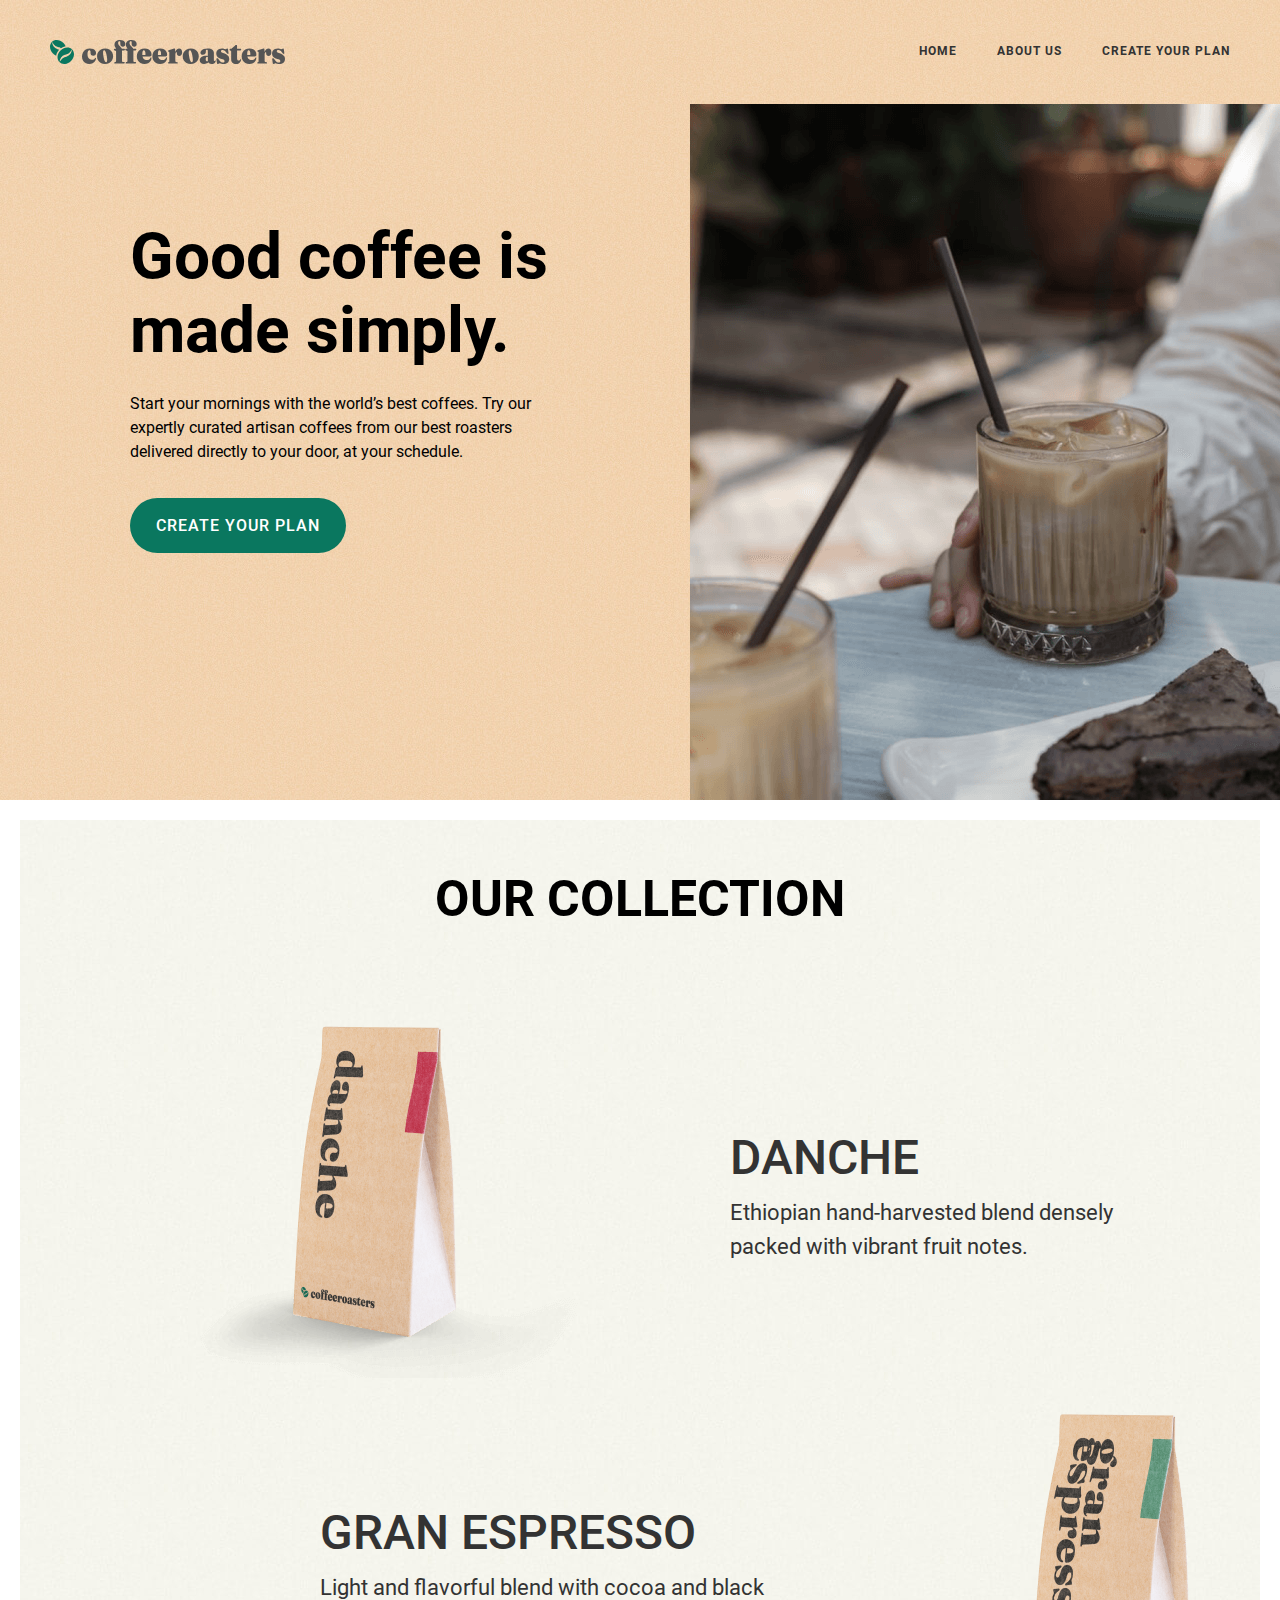
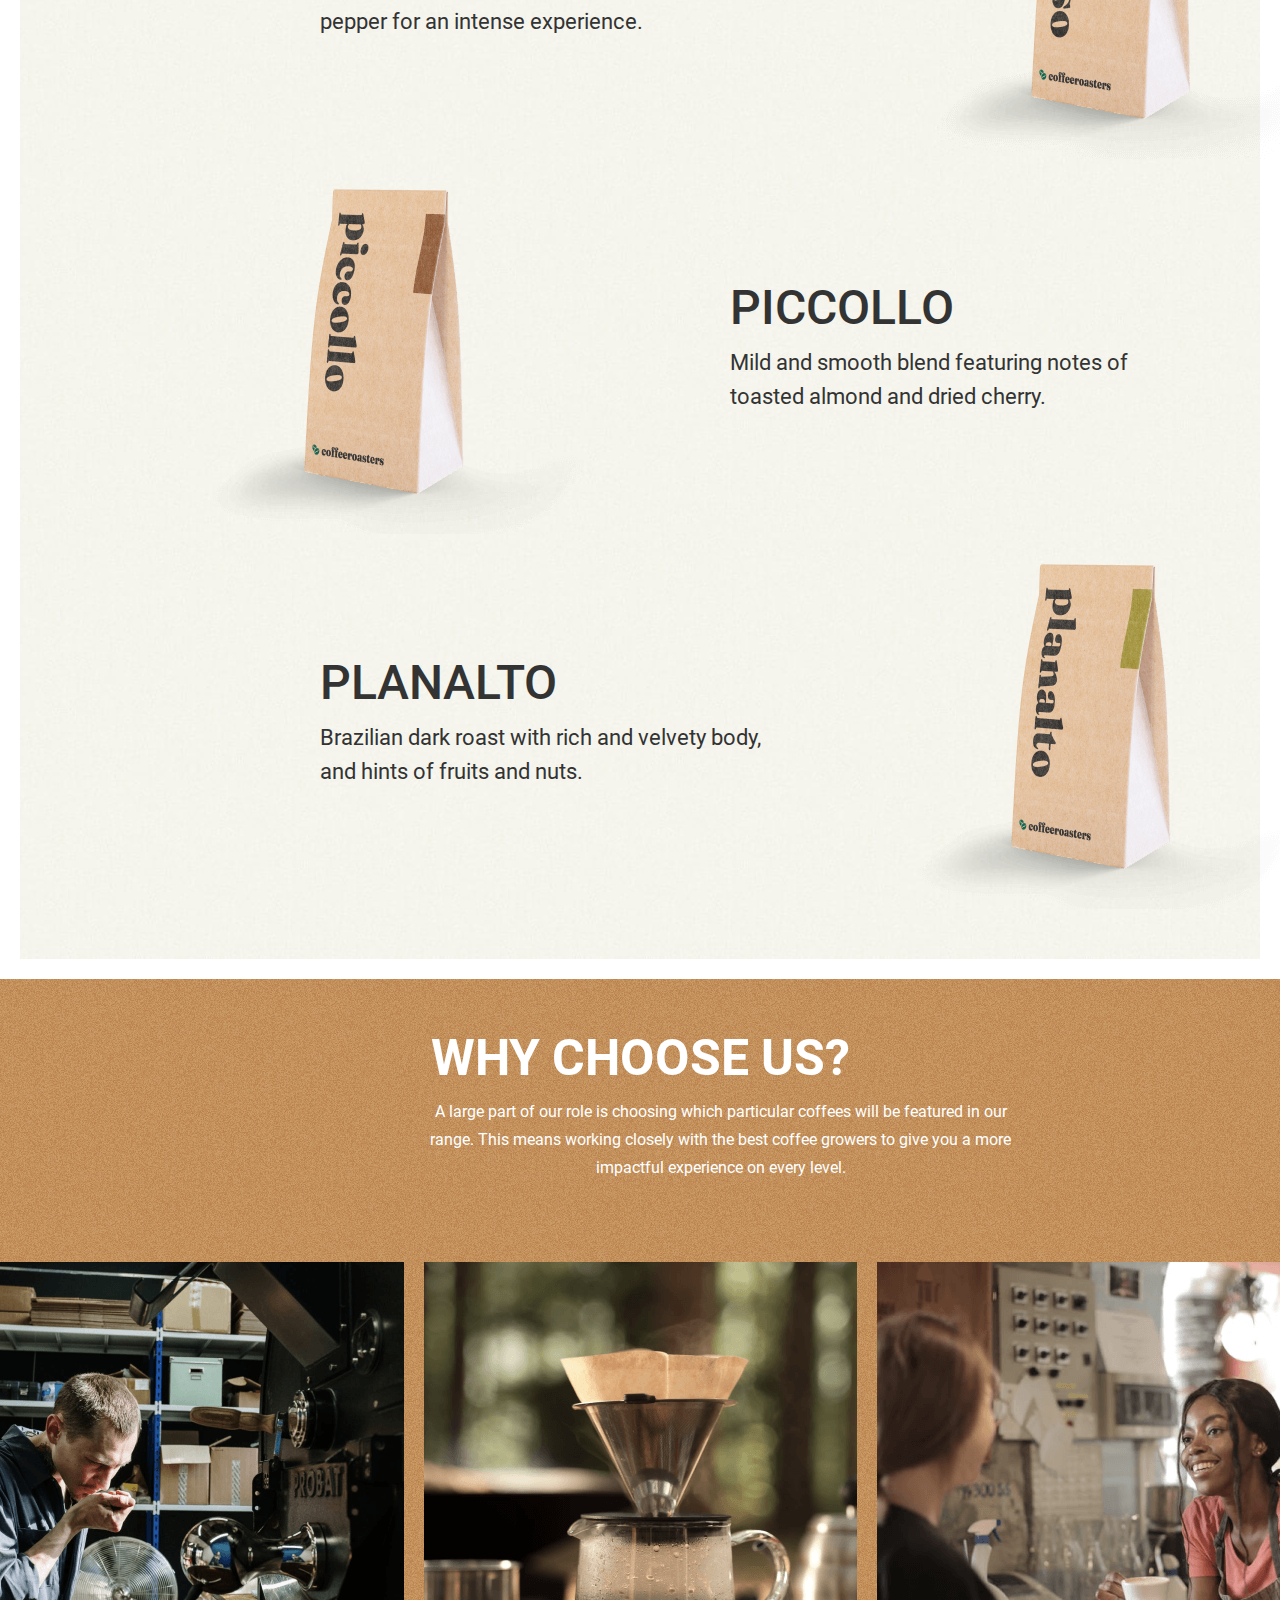
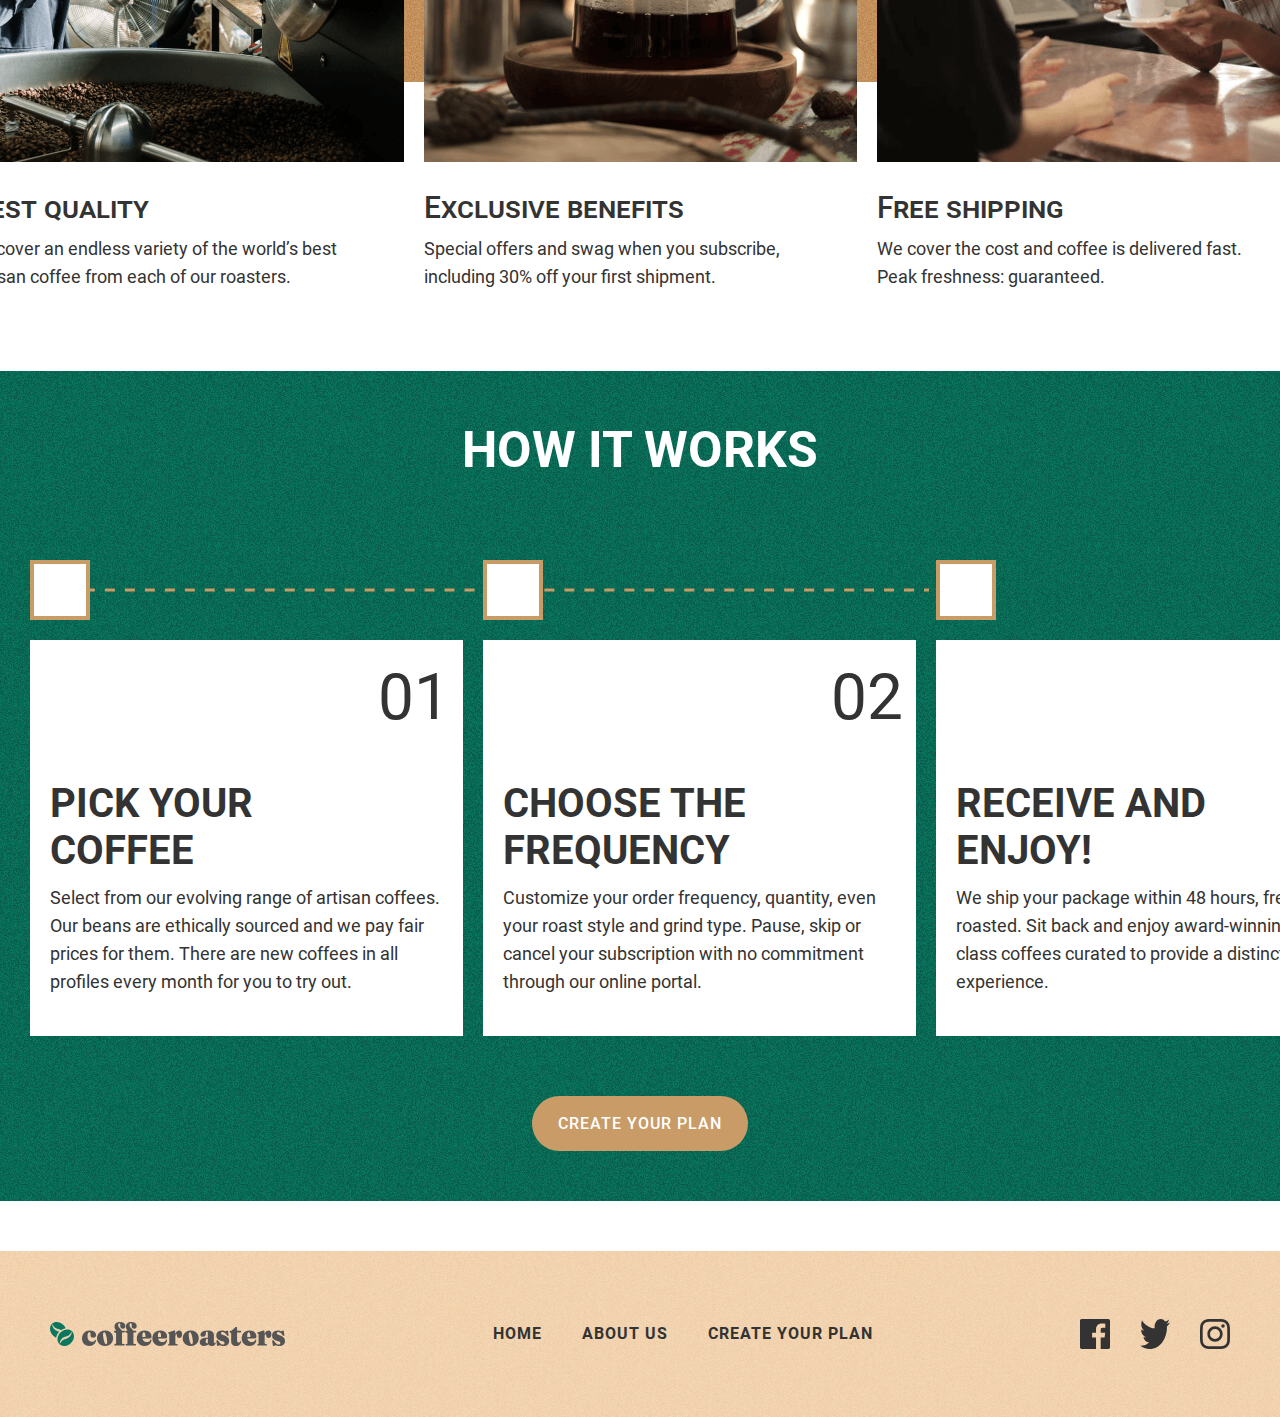
<file: index.html>
<!DOCTYPE html>
<html lang="en">
<head>
    <meta charset="UTF-8">
    <meta http-equiv="X-UA-Compatible" content="IE=edge">
    <meta name="viewport" content="width=device-width, initial-scale=1.0">
    <title>CoffeRoasters</title>
    <!-- STYLE -->
    <link rel="stylesheet" href="css/normalize.css">
    <link rel="stylesheet" href="css/styles.css">
</head>
<body>
    <!-- SITE-HEADER -->
    <div class="site-header-wrapper">
        <header class="site-header">
            <div class="site-header-container container">
                <a class="site-header-logo" href="#">
                    <img class="site-header-logo-img" src="img/Group3614.svg" alt="logo" width="235" height="24">
                </a>
                <!-- SITENAV -->
                <nav class="sitenav">
                    <ul class="sitenav-title-link-list">
                        <li class="sitenav-list"><a class="sitenav-link" href="index.html">HOME</a></li>
                        <li class="sitenav-list"><a class="sitenav-link" href="aboutus.html">ABOUT US</a></li>
                        <li class="sitenav-list"><a class="sitenav-link" href="createplan.html">Create your plan</a></li>
                    </ul>
                </nav>
            </div>
        </header>
        <!-- FIRST-SECTION -->
        <section class="first-section">
            <div class="first-section-information container">
                <div class="first-section-title">
                    <div class="first-section-wrapper">
                        <h2 class="first-section-heading">Good coffee is made simply.</h2>
                        <p class="first-section-text">Start your mornings with the world’s best coffees. Try our expertly curated artisan coffees from our best roasters delivered directly to your door, at your schedule.</p>
                    </div>
                    <a class="main-link" href="#">Create your plan</a>
                </div>
                <img class="first-section-img first-section-img-index" src="img/Rectangle679.png" alt="coffe" width="710" height="696" srcset="img/Rectangle679.png 1x, img/Rectangle679@2x.png 2x">
            </div>
        </section>
    </div>
    <!-- MAIN -->
    <main class="main-content">
        <section class="main-section container">
            <div class="main-info">
                <h2 class="main-info-heading">our collection</h2>
                
                <div class="main-info-section">
                    <img class="main-info-section-img " src="img/danche.png" alt="poper" width="450" height="375" srcset="img/danche.png 1x, img/danche@2x.png 2x">
                    <div class="main-info-title-one">
                        <h3 class="main-info-section-heading ">Danche</h3>
                        <p class="main-info-section-text">Ethiopian hand-harvested blend densely packed with vibrant fruit notes.</p>
                    </div> 
                </div>
                
                <div class="main-info-section">
                    <div class="main-info-title-two">
                        <h3 class="main-info-section-heading">Gran Espresso</h3>
                        <p class="main-info-section-text">Light and flavorful blend with cocoa and black pepper for an intense experience.</p>
                    </div> 
                    <img class="main-info-section-img main-images" src="img/gran.png" alt="poper" width="450" height="375" srcset="img/gran.png 1x, img/gran@2x.png 2x">
                </div>
                
                <div class="main-info-section">
                    <img class="main-info-section-img" src="img/piccollo.png" alt="poper" width="450" height="375" srcset="img/piccollo.png 1x, img/piccollo@2x.png 2x">
                    <div class="main-info-title-three">
                        <h3 class="main-info-section-heading">Piccollo</h3>
                        <p class="main-info-section-text">Mild and smooth blend featuring notes of toasted almond and dried cherry.</p>
                    </div> 
                </div>
                
                <div class="main-info-section">
                    <div class="main-info-title-four">
                        <h3 class="main-info-section-heading">Planalto</h3>
                        <p class="main-info-section-text">Brazilian dark roast with rich and velvety body, and hints of fruits and nuts.</p>
                    </div> 
                    <img class="main-info-section-img main-images" src="img/planalto.png" alt="poper" width="450" height="375" srcset="img/planalto.png 1x, img/planalto@2x.png 2x">
                </div>
                
            </div>
        </section>
        <!-- SUB-DATA -->
        <section class="sub-section">
            <div class="sub-data container">
                <h2 class="sub-section-heading">Why choose us?</h2>
                <p class="sub-section-text">A large part of our role is choosing which particular coffees will be featured 
                    in our range. This means working closely with the best coffee growers to give 
                    you a more impactful experience on every level.</p>
                    <ul class="sub-data-section-info">
                        <li class="sub-data-section-title">
                            <img class="sub-data-section-img" src="img/coffebr.png" alt="photos" width="433" height="500" srcset="img/coffebr.png 1x, img/coffebr@2x.png 2x">
                            <h3 class="sub-data-section-heading">Best quality</h3>
                            <p class="sub-data-section-text">Discover an endless variety of the world’s best artisan coffee from each of our roasters.</p>
                        </li>
                        
                        <li class="sub-data-section-title">
                            <img class="sub-data-section-img" src="img/coffeik.png" alt="photos" width="433" height="500" srcset="img/coffeik.png 1x, img/coffeik@2x.png 2x">
                            <h3 class="sub-data-section-heading">Exclusive benefits</h3>
                            <p class="sub-data-section-text">Special offers and swag when you subscribe, including 30% off your first shipment.</p>
                        </li>
                        
                        <li class="sub-data-section-title">
                            <img class="sub-data-section-img" src="img/coffeuc.png" alt="photos" width="433" height="500" srcset="img/coffeuc.png 1x, img/coffeuc@2x.png 2x">
                            <h3 class="sub-data-section-heading">Free shipping</h3>
                            <p class="sub-data-section-text">We cover the cost and coffee is delivered fast. Peak freshness: guaranteed.</p>
                        </li>
                    </ul>
                </div>
            </section>
            <!-- THIRD-DATA-SECTION -->
                <div class="how-work-wrapper how-work container">
                    <h2 class="choose-content-heading sub-section-heading">How it works</h2>
                    <ul class="decoration">
                        <li class="how-work-decoration"></li>
                        <li class="how-work-decoration"></li>
                        <li class="how-work-decoration"></li>
                    </ul>
                    <ol class="how-work-boxes">
                        <li class="how-work-box">
                            <p class="how-work-number">01</p>
                            <div class="how-work-box-content">
                                <h3 class="how-work-box-content-heading">Pick your coffee</h3>
                                <p class="how-work-box-content-text">Select from our evolving range of artisan coffees. Our beans are ethically sourced and we pay fair prices for them. There are new coffees in all profiles every month for you to try out.</p>
                            </div>
                        </li>
                        <li class="how-work-box">
                            <p class="how-work-number">02</p>
                            <div class="how-work-box-content">
                                <h3 class="how-work-box-content-heading">Choose the frequency</h3>
                                <p class="how-work-box-content-text">Customize your order frequency, quantity, even your roast style and grind type. Pause, skip or cancel your subscription with no commitment through our online portal.</p>
                            </div>
                        </li>
                        <li class="how-work-box">
                            <p class="how-work-number">03</p>
                            <div class="how-work-box-content">
                                <h3 class="how-work-box-content-heading">Receive and enjoy!</h3>
                                <p class="how-work-box-content-text">We ship your package within 48 hours, freshly roasted. Sit back and enjoy award-winning world-class coffees curated to provide a distinct tasting experience.</p>
                            </div>
                        </li>
                    </ol>
                    <div class="how-work-link">
                        <a class="main-link how-work-main-link" href="">Create your plan</a>
                    </div>
                </div>
    </main>
    <!-- FOOTER -->
    <footer class="site-footer">
        <div class="site-footer-container container">
            <a class="site-footer-logo" href="#">
                <img class="site-header-logo-img" src="img/Group3614.svg" alt="logo" width="235" height="24">
            </a>
            
            <ul class="site-footer-link-list">
                <li class="site-footer-list"><a class="site-footer-link" href="index.html">HOME</a></li>
                <li class="site-footer-list"><a class="site-footer-link" href="aboutus.html">ABOUT US</a></li>
                <li class="site-footer-list"><a class="site-footer-link" href="createplan.html">Create your plan</a></li>
            </ul>
            <ul class="social-network">
                <li class="social-network-icon">
                    <a class="social-network-icon-link" href="https://www.facebook.com/">
                        <img src="img/facebook.svg" alt="facebook" width="30" height="30">
                    </a>
                </li>
                <li class="social-network-icon">
                    <a class="social-network-icon-link" href="https://www.twitter.com/">
                        <img src="img/twitter.svg" alt="twitter" width="30" height="30">
                    </a>
                </li>
                <li class="social-network-icon">
                    <a class="social-network-icon-link" href="https://www.instagram.com/accounts/login/">
                        <img src="img/instagram.svg" alt="instagram" width="30" height="30">
                    </a>
                </li>
            </ul>
        </div>
    </footer>
    
</body>
</html>
</file>
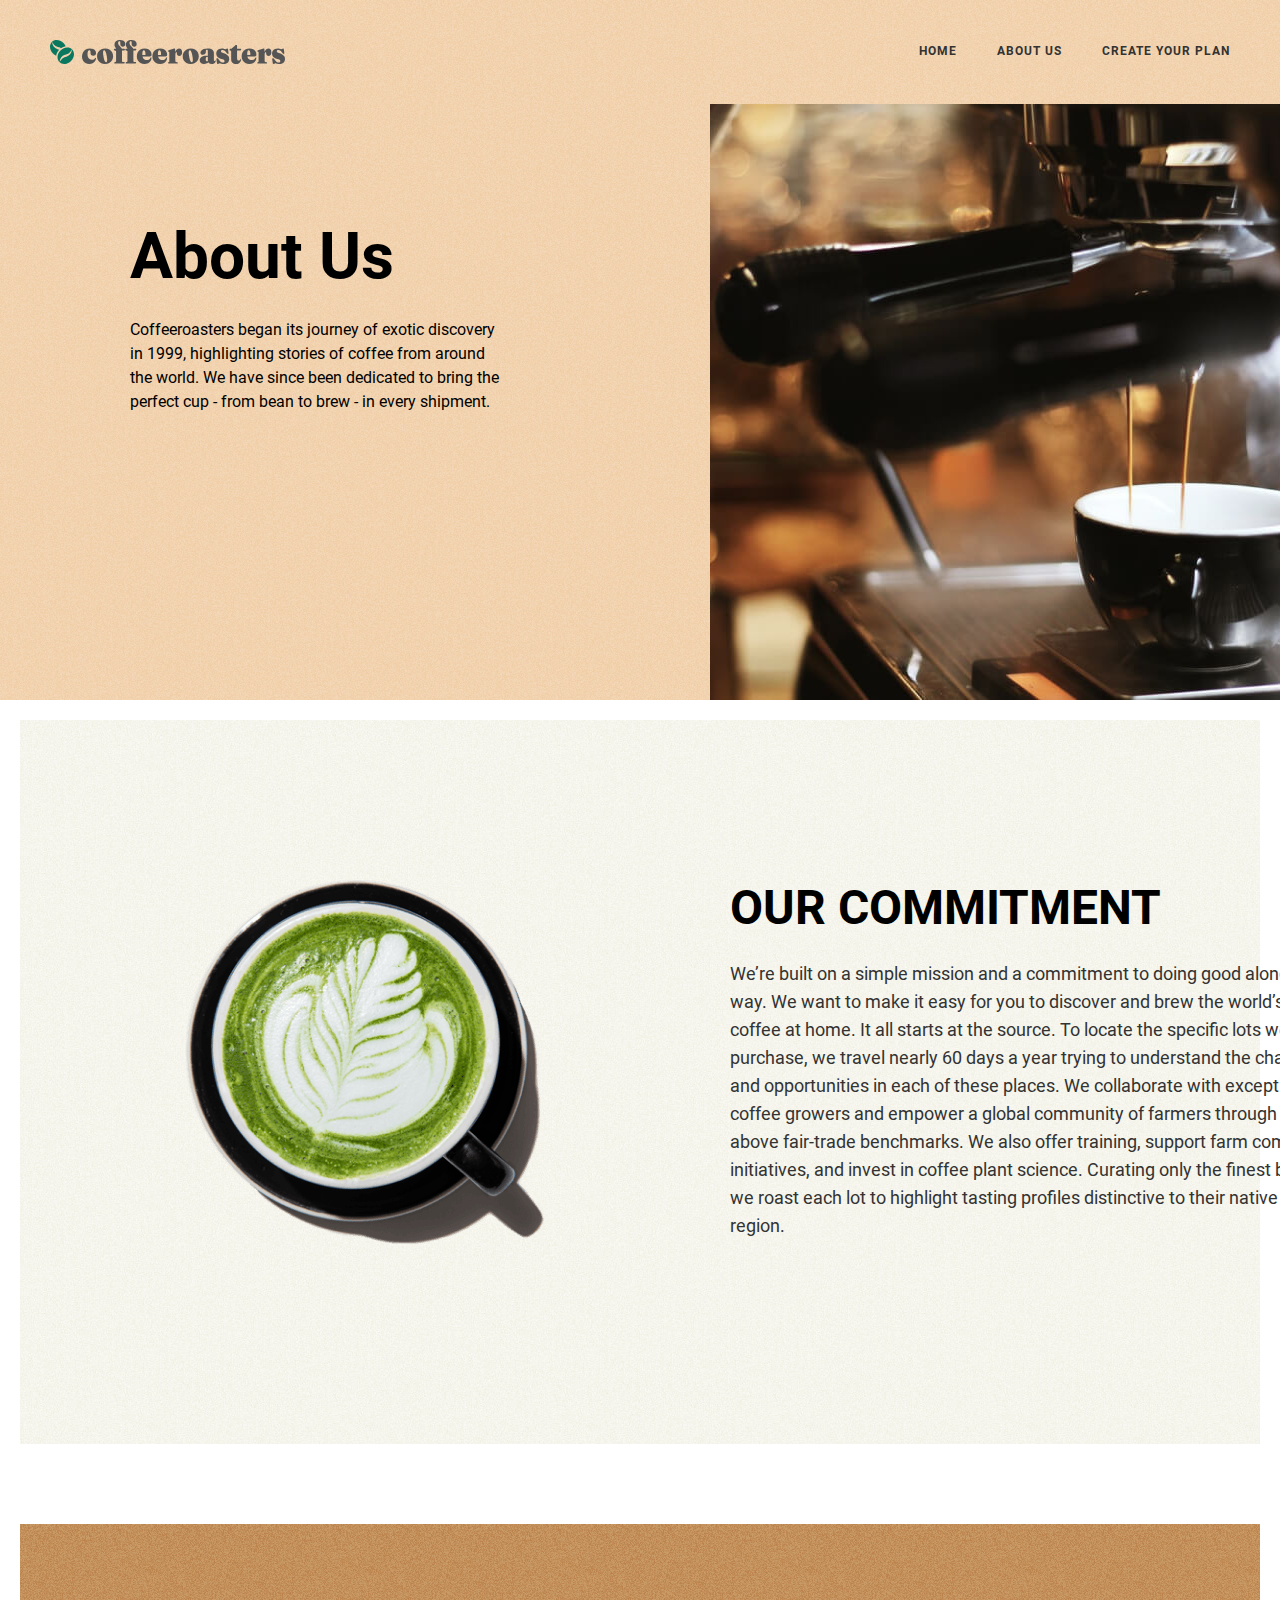
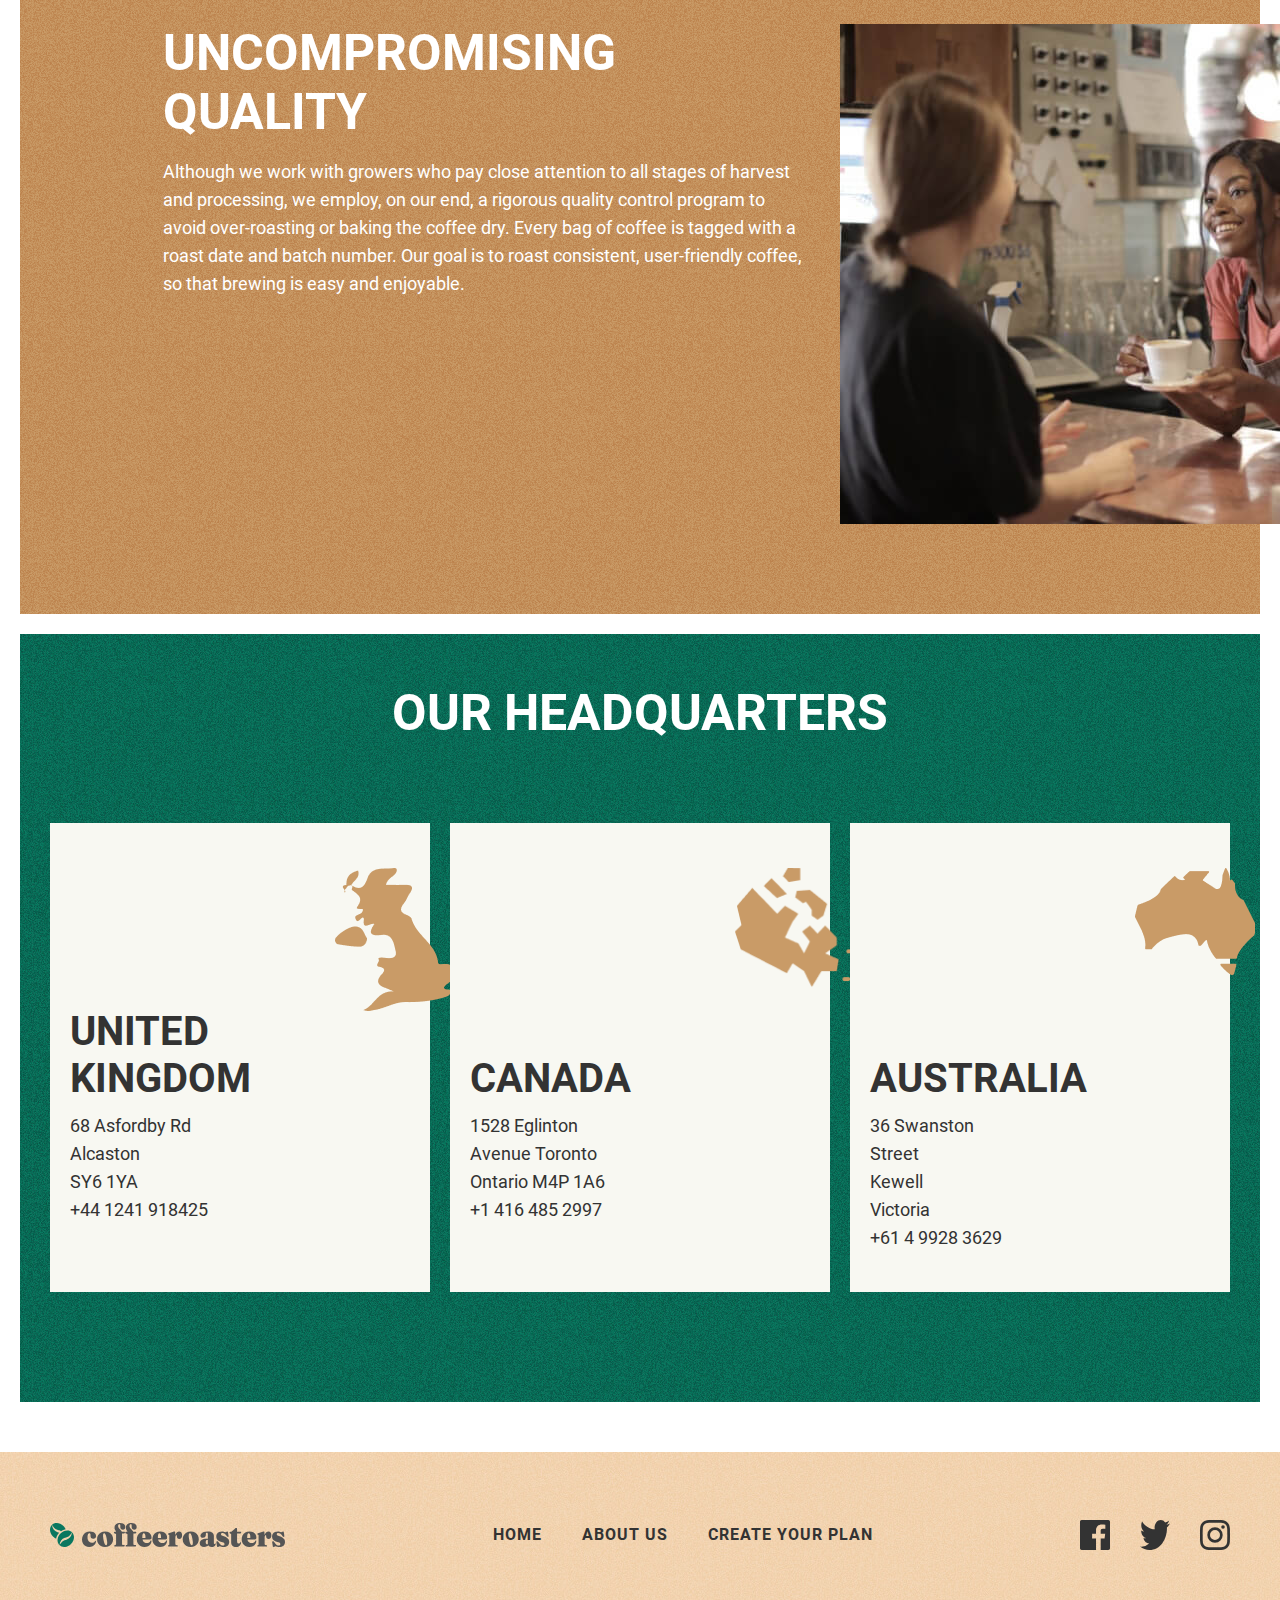
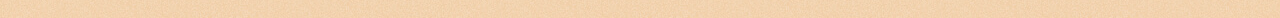
<file: aboutus.html>
<!DOCTYPE html>
<html lang="en">
<head>
    <meta charset="UTF-8">
    <meta http-equiv="X-UA-Compatible" content="IE=edge">
    <meta name="viewport" content="width=device-width, initial-scale=1.0">
    <title>CoffeRoasters</title>
    <!-- STYLE -->
    <link rel="stylesheet" href="css/normalize.css">
    <link rel="stylesheet" href="css/styles.css">
</head>
<body>
    <!-- SITE-HEADER -->
    <div class="site-header-wrapper">
        <header class="site-header">
            <div class="site-header-container container">
                <a class="site-header-logo" href="#">
                    <img class="site-header-logo-img" src="img/Group3614.svg" alt="logo" width="235" height="24">
                </a>
                <!-- SITENAV -->
                <nav class="sitenav">
                    <ul class="sitenav-title-link-list">
                        <li class="sitenav-list"><a class="sitenav-link" href="index.html">HOME</a></li>
                        <li class="sitenav-list"><a class="sitenav-link" href="aboutus.html">ABOUT US</a></li>
                        <li class="sitenav-list"><a class="sitenav-link" href="createplan.html">Create your plan</a></li>
                    </ul>
                </nav>
            </div>
        </header>
        <!-- FIRST-SECTION -->
        <section class="first-section">
            <div class="first-section-information container">
                <div class="first-section-title first-section-about-us">
                    <h2 class="first-section-heading">About Us</h2>
                    <p class="first-section-text first-section-text-two">Coffeeroasters began its journey of exotic discovery in 1999, highlighting stories of coffee from around the world. We have since been dedicated to bring the perfect cup - from bean to brew - in every shipment.</p>
                </div>
                <img class="first-section-img first-section-img-two" src="img/headeraboutus.jpg" alt="coffe" width="710" height="596" srcset="img/headeraboutus.jpg 1x, img/headeraboutus@2x.jpg 2x">
            </div>
        </section>
    </div>
    
    <!-- OUR COMMITMENT -->
    <main class="main-content">
        <div class="container">
            <div class="main-commitment">
                <div class="our-commitment">
                    <img class="our-commitment-img" src="img/bacfoon.png" alt="photos" width="" height="" srcset="img/bacfoon.png 1x, img/bacfoon@2x.png 2x">
                    <div class="commit">
                        <h2 class="our-commitment-heading main-info-section-heading">Our commitment</h2>
                        <p class="our-commitment-text sub-data-section-text">We’re built on a simple mission and a commitment to doing good along the way. We want to make it easy for you to discover and brew the world’s best coffee at home. It all starts at the source. To locate the specific lots we want to purchase, we travel nearly 60 days a year trying to understand the challenges and opportunities in each of these places. We collaborate with exceptional coffee growers and empower a global community of farmers through with well above fair-trade benchmarks. We also offer training, support farm community initiatives, and invest in coffee plant science. Curating only the finest blends, we roast each lot to highlight tasting profiles distinctive to their native growing region.</p>
                    </div>
                </div>
            </div>
            <!-- UNCOMPROMISING-QUALITY -->
            <div class="main-quality">
                <div class="main-quality-info">
                    <div class="main-heading-text-wrapper">
                        <h2 class="main-quality-heading sub-section-heading">Uncompromising quality</h2>
                        <p class="main-quality-text sub-data-section-text">Although we work with growers who pay close attention to all stages of harvest and processing, we employ, on our end, a rigorous quality control program to avoid over-roasting or baking the coffee dry. Every bag of coffee is tagged with a roast date and batch number. Our goal is to roast consistent, user-friendly coffee, so that brewing is easy and enjoyable.</p>
                    </div>
                    <img class="main-quality-img" src="img/quality-img.jpg" alt="photos" width="550" height="500" srcset="img/quality-img.jpg 1x, img/quality-img@2x.jpg 2x">
                </div>
            </div>
            
            <section class="data-section">
                <div class="main-work how-work">
                    <h2 class="choose-content-heading sub-section-heading">Our headquarters</h2>
                    <ul class="how-work-boxes">
                        <li class="how-work-box-two">
                            <div class="how-work-box-content-one">
                                <h3 class="how-work-box-content-heading">United Kingdom</h3>
                                <p class="how-work-box-content-text box-text">68  Asfordby Rd <br> Alcaston <br> SY6 1YA <br> +44 1241 918425</p>
                            </div>
                            <img class="how-work-box-img-united box-img" src="" alt="karta" width="120" height="143" srcset="img/united.png 1x, img/united@2x.png 2x">
                        </li>
                        <li class="how-work-box-two">
                            <div class="how-work-box-content-two">
                                <h3 class="how-work-box-content-heading">Canada</h3>
                                <p class="how-work-box-content-text box-text">1528  Eglinton Avenue Toronto <br> Ontario M4P 1A6 <br> +1 416 485 2997</p>
                            </div>
                            <img class="how-work-box-img-canada box-img" src="" alt="karta" width="120" height="143" srcset="img/canada.png 1x, img/canada@2x.png 2x">
                        </li>
                        <li class="how-work-box-two">
                            <div class="how-work-box-content-third">
                                <h3 class="how-work-box-content-heading">Australia</h3>
                                <p class="how-work-box-content-text box-text">36 Swanston Street <br> Kewell <br> Victoria <br> +61 4 9928 3629</p>
                            </div>
                            <img class="how-work-box-img-australia box-img" src="" alt="karta" width="120" height="143" srcset="img/australia.png 1x, img/australia@2x.png 2x">
                        </li>
                    </ul>
                </div>
            </section>
        </div>
    </div>
</main>
<!-- FOOTER -->
<footer class="site-footer">
    <div class="site-footer-container container">
        <a class="site-footer-logo" href="#">
            <img class="site-header-logo-img" src="img/Group3614.svg" alt="logo" width="235" height="24">
        </a>
        
        <ul class="site-footer-link-list">
            <li class="site-footer-list"><a class="site-footer-link" href="index.html">HOME</a></li>
            <li class="site-footer-list"><a class="site-footer-link" href="aboutus.html">ABOUT US</a></li>
            <li class="site-footer-list"><a class="site-footer-link" href="createplan.html">Create your plan</a></li>
        </ul>
        <ul class="social-network">
            <li class="social-network-icon">
                <a class="social-network-icon-link" href="https://www.facebook.com/">
                    <img src="img/facebook.svg" alt="facebook" width="30" height="30">
                </a>
            </li>
            <li class="social-network-icon">
                <a class="social-network-icon-link" href="https://www.twitter.com/">
                    <img src="img/twitter.svg" alt="twitter" width="30" height="30">
                </a>
            </li>
            <li class="social-network-icon">
                <a class="social-network-icon-link" href="https://www.instagram.com/accounts/login/">
                    <img src="img/instagram.svg" alt="instagram" width="30" height="30">
                </a>
            </li>
        </ul>
    </div>
</footer>
</body>
</html>
</file>
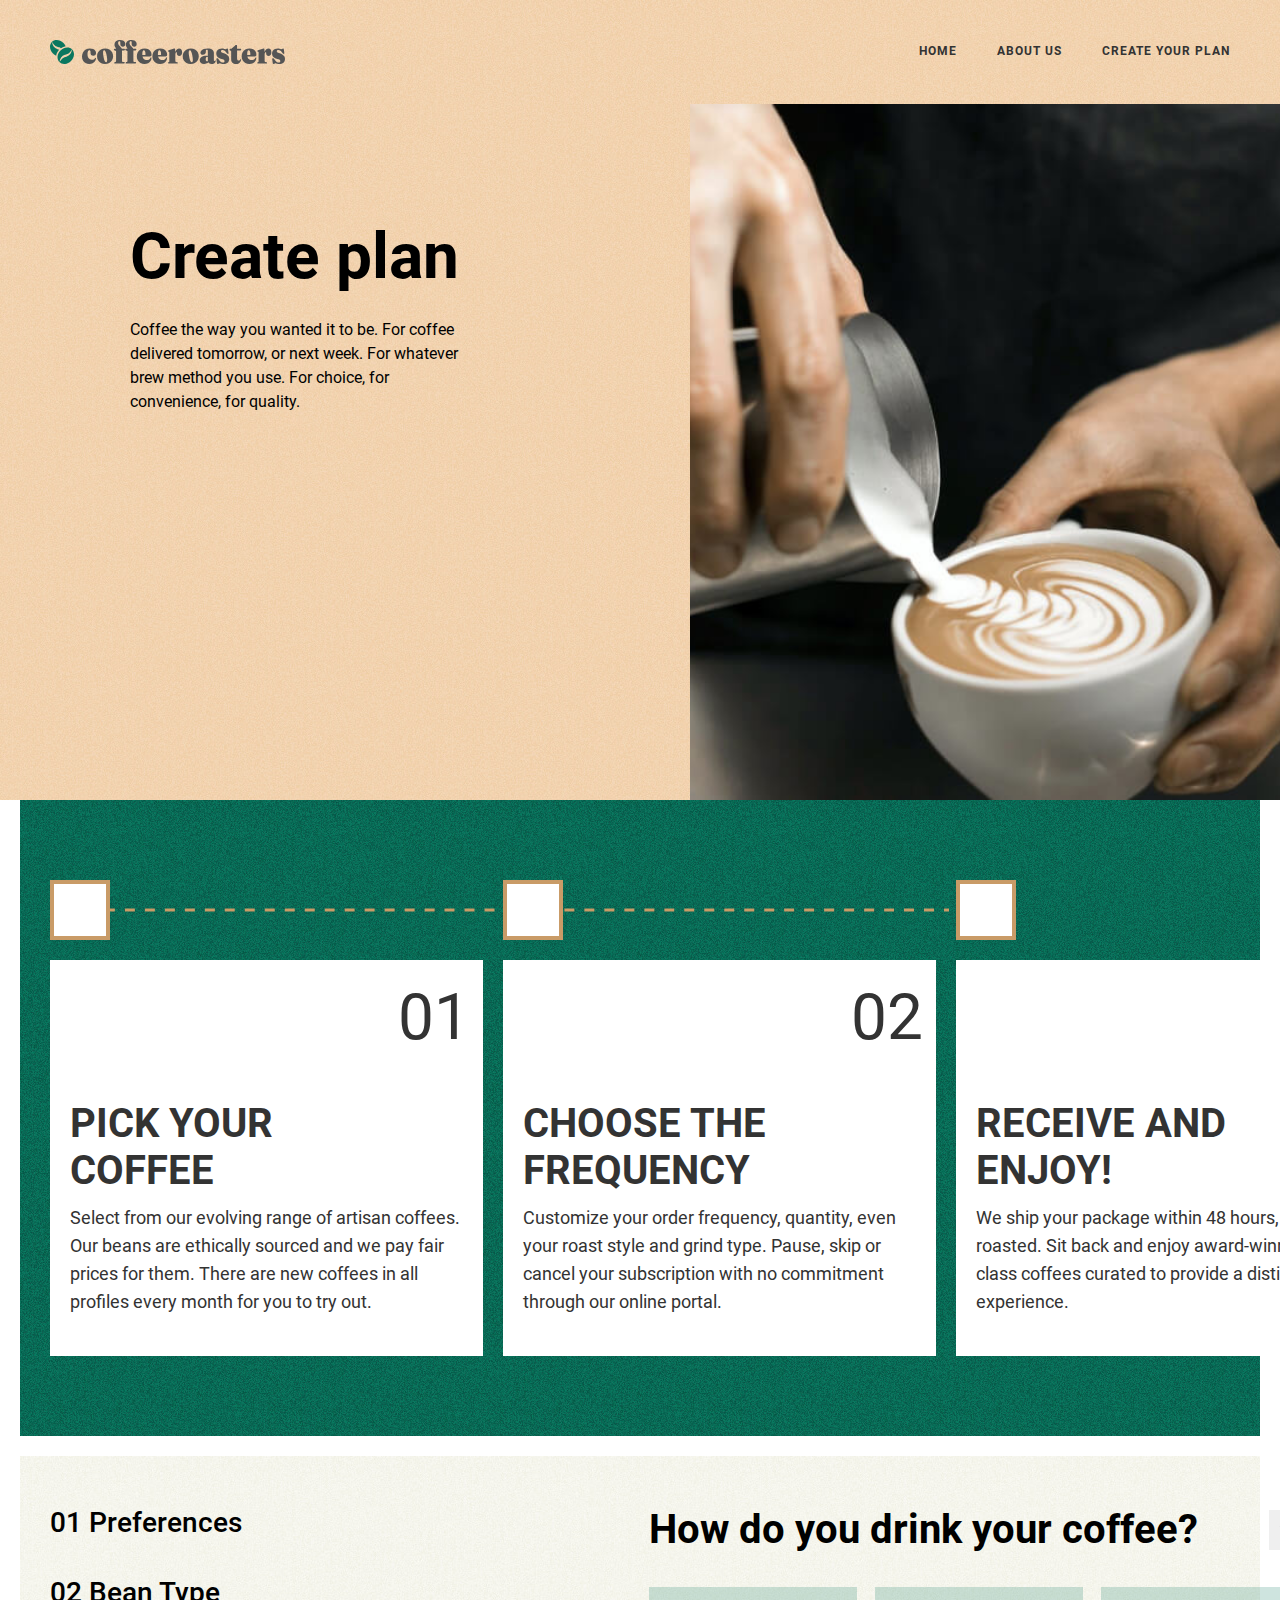
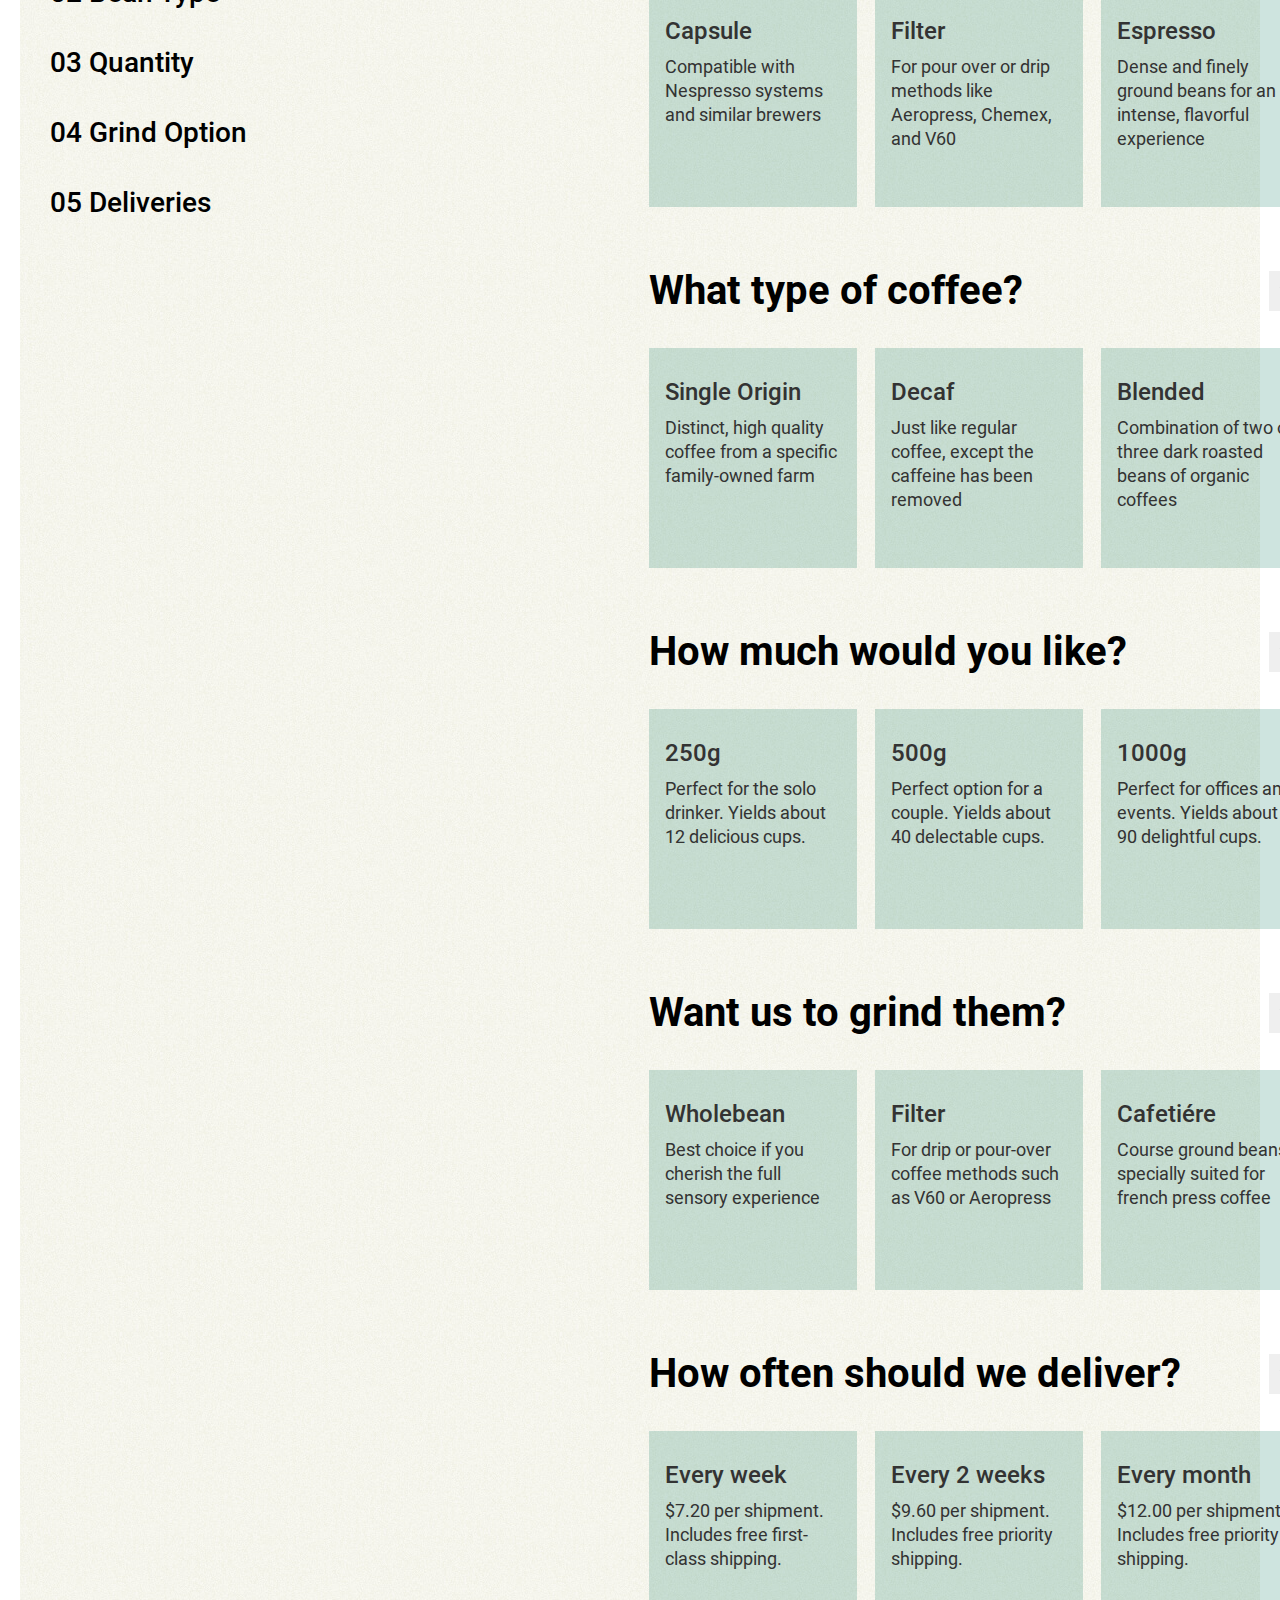
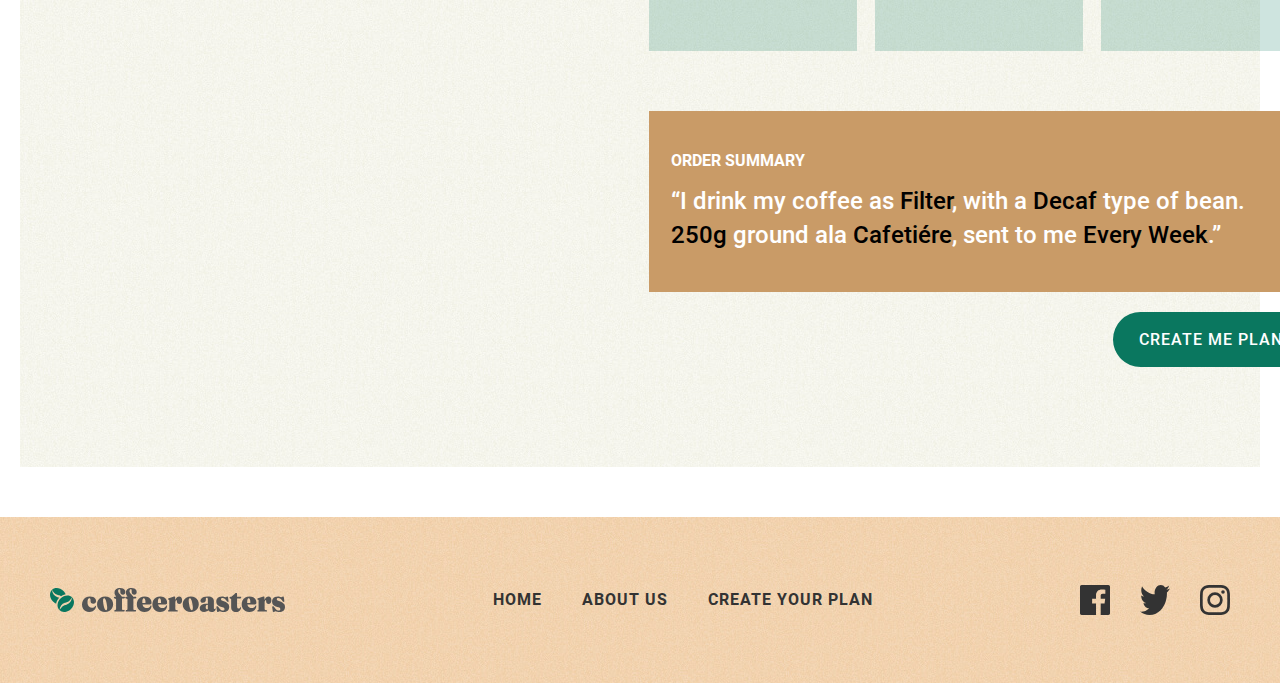
<file: createplan.html>
<!DOCTYPE html>
<html lang="en">
<head>
    <meta charset="UTF-8">
    <meta http-equiv="X-UA-Compatible" content="IE=edge">
    <meta name="viewport" content="width=device-width, initial-scale=1.0">
    <title>CoffeRoasters</title>
    <!-- STYLE -->
    <link rel="stylesheet" href="css/normalize.css">
    <link rel="stylesheet" href="css/styles.css">
</head>
<body>
    <!-- SITE-HEADER -->
    <div class="site-header-wrapper">
        <header class="site-header">
            <div class="site-header-container container">
                <a class="site-header-logo" href="#">
                    <img class="site-header-logo-img" src="img/Group3614.svg" alt="logo" width="235" height="24">
                </a>
                <!-- SITENAV -->
                <nav class="sitenav">
                    <ul class="sitenav-title-link-list">
                        <li class="sitenav-list"><a class="sitenav-link" href="index.html">HOME</a></li>
                        <li class="sitenav-list"><a class="sitenav-link" href="aboutus.html">ABOUT US</a></li>
                        <li class="sitenav-list"><a class="sitenav-link" href="createplan.html">Create your plan</a></li>
                    </ul>
                </nav>
            </div>
        </header>
        <!-- FIRST-SECTION -->
        <section class="first-section">
            <div class="first-section-information container">
                <div class="first-section-title first-section-about-us">
                    <div class="first-section-wrapper-in">
                        <h2 class="first-section-heading">Create plan</h2>
                        <p class="first-section-text main-text">Coffee the way you wanted it to be. For coffee delivered tomorrow, or next week. For whatever brew method you use. For choice, for convenience, for quality.</p>
                    </div>
                </div>
                <img class="first-section-img first-section-img-index" src="img/create.jpg" alt="coffe" width="710" height="696" srcset="img/create.jpg 1x, img/create@2x.jpg 2x">
            </div>
        </section>
    </div>
    <!-- THIRD-DATA-SECTION -->
    <main class="main-content">
        <div class="container">
            <div class="create-work how-work">
                <ul class="decoration">
                    <li class="how-work-decoration"></li>
                    <li class="how-work-decoration"></li>
                    <li class="how-work-decoration"></li>
                </ul>
                <ol class="how-work-boxes how-work-boxes-create">
                    <li class="how-work-box">
                        <p class="how-work-number">01</p>
                        <div class="how-work-box-content">
                            <h3 class="how-work-box-content-heading">Pick your coffee</h3>
                            <p class="how-work-box-content-text">Select from our evolving range of artisan coffees. Our beans are ethically sourced and we pay fair prices for them. There are new coffees in all profiles every month for you to try out.</p>
                        </div>
                    </li>
                    <li class="how-work-box">
                        <p class="how-work-number">02</p>
                        <div class="how-work-box-content">
                            <h3 class="how-work-box-content-heading">Choose the frequency</h3>
                            <p class="how-work-box-content-text">Customize your order frequency, quantity, even your roast style and grind type. Pause, skip or cancel your subscription with no commitment through our online portal.</p>
                        </div>
                    </li>
                    <li class="how-work-box">
                        <p class="how-work-number">03</p>
                        <div class="how-work-box-content">
                            <h3 class="how-work-box-content-heading">Receive and enjoy!</h3>
                            <p class="how-work-box-content-text">We ship your package within 48 hours, freshly roasted. Sit back and enjoy award-winning world-class coffees curated to provide a distinct tasting experience.</p>
                        </div>
                    </li>
                </ol>
            </div>

            <div class="main-menu">
                <div class="query-options">
                    <ul class="query-options-iteams">
                        <li class="query-options-list">
                            <a class="query-options-link" href="#preferences">01 Preferences</a>
                        </li>
                        <li class="query-options-list">
                            <a class="query-options-link" href="#beantype">02 Bean Type</a>
                        </li>
                        <li class="query-options-list">
                            <a class="query-options-link" href="#quantity">03 Quantity</a>
                        </li>
                        <li class="query-options-list">
                            <a class="query-options-link" href="#grindoption">04 Grind Option</a>
                        </li>
                        <li class="query-options-list">
                            <a class="query-options-link" href="#deliveries">05 Deliveries</a>
                        </li>
                    </ul>
                </div>
                
                <section class="query-options-menu">
                    <div class="query-options-iteam">
                        <div id="preferences" class="query-options-list">
                            <h2 class="query-options-heading">How do you drink your coffee?</h2>
                            <button class="queryr-options-button"></button>
                        </div>
                        <div class="main-variants">
                            <div class="main-variants-wrapper">
                                <h3 class="main-variants-heading">Capsule</h3>
                                <p class="main-variants-text">Compatible with Nespresso systems and similar brewers</p>
                            </div>
                            <div class="main-variants-wrapper">
                                <h3 class="main-variants-heading">Filter</h3>
                                <p class="main-variants-text">For pour over or drip methods like Aeropress, Chemex, and V60</p>
                            </div>
                            <div class="main-variants-wrapper">
                                <h3 class="main-variants-heading">Espresso</h3>
                                <p class="main-variants-text">Dense and finely ground beans for an intense, flavorful experience</p>
                            </div>
                        </div>
                    </div>
                    <div class="query-options-iteam">
                        <div id="beantype" class="query-options-list">
                            <h2 class="query-options-heading">What type of coffee?</h2>
                            <button class="queryr-options-button"></button>
                        </div>
                        <div class="main-variants">
                            <div class="main-variants-wrapper">
                                <h3 class="main-variants-heading">Single Origin</h3>
                                <p class="main-variants-text">Distinct, high quality coffee from a specific family-owned farm</p>
                            </div>
                            <div class="main-variants-wrapper">
                                <h3 class="main-variants-heading">Decaf</h3>
                                <p class="main-variants-text">Just like regular coffee, except the caffeine has been removed</p>
                            </div>
                            <div class="main-variants-wrapper">
                                <h3 class="main-variants-heading">Blended</h3>
                                <p class="main-variants-text">Combination of two or three dark roasted beans of organic coffees</p>
                            </div>
                        </div>
                    </div>
                    <div class="query-options-iteam">
                        <div id="quantity" class="query-options-list">
                            <h2 class="query-options-heading">How much would you like?</h2>
                            <button class="queryr-options-button"></button>
                        </div>
                        <div class="main-variants">
                            <div class="main-variants-wrapper">
                                <h3 class="main-variants-heading">250g</h3>
                                <p class="main-variants-text">Perfect for the solo drinker. Yields about 12 delicious cups.</p>
                            </div>
                            <div class="main-variants-wrapper">
                                <h3 class="main-variants-heading">500g</h3>
                                <p class="main-variants-text">Perfect option for a couple. Yields about 40 delectable cups.</p>
                            </div>
                            <div class="main-variants-wrapper">
                                <h3 class="main-variants-heading">1000g</h3>
                                <p class="main-variants-text">Perfect for offices and events. Yields about 90 delightful cups.</p>
                            </div>
                        </div>
                    </div>
                    <div class="query-options-iteam">
                        <div id="grindoption" class="query-options-list">
                            <h2 class="query-options-heading">Want us to grind them?</h2>
                            <button class="queryr-options-button"></button>
                        </div>
                        <div class="main-variants">
                            <div class="main-variants-wrapper">
                                <h3 class="main-variants-heading">Wholebean</h3>
                                <p class="main-variants-text">Best choice if you cherish the full sensory experience</p>
                            </div>
                            <div class="main-variants-wrapper">
                                <h3 class="main-variants-heading">Filter</h3>
                                <p class="main-variants-text">For drip or pour-over coffee methods such as V60 or Aeropress</p>
                            </div>
                            <div class="main-variants-wrapper">
                                <h3 class="main-variants-heading">Cafetiére</h3>
                                <p class="main-variants-text">Course ground beans specially suited for french press coffee</p>
                            </div>
                        </div>
                    </div>
                    <div class="query-options-iteam">
                        <div id="deliveries" class="query-options-list">
                            <h2 class="query-options-heading">How often should we deliver?</h2>
                            <button class="queryr-options-button"></button>
                        </div>
                        <div class="main-variants">
                            <div class="main-variants-wrapper">
                                <h3 class="main-variants-heading">Every week</h3>
                                <p class="main-variants-text">$7.20 per shipment. Includes free first-class shipping.</p>
                            </div>
                            <div class="main-variants-wrapper">
                                <h3 class="main-variants-heading">Every 2 weeks</h3>
                                <p class="main-variants-text">$9.60 per shipment. Includes free priority shipping.</p>
                            </div>
                            <div class="main-variants-wrapper">
                                <h3 class="main-variants-heading">Every month</h3>
                                <p class="main-variants-text">$12.00 per shipment. Includes free priority shipping.</p>
                            </div>
                        </div>
                    </div>
                    <div class="mini-footer">
                        <h4 class="mini-footer-heading">Order Summary</h4>
                        <p class="mini-footer-text">“I drink my coffee as <span class="text-color">Filter</span>, with a <span class="text-color">Decaf</span> type of bean. <span class="text-color">250g</span> ground ala <span class="text-color">Cafetiére</span>, sent to me <span class="text-color">Every Week</span>.”</p>
                    </div>
                    <div class="create-link-wrapper how-work-link">
                        <a class="create-link main-link" href="#">Create me plan</a>
                    </div>
                </section>
            </div>
        </div>
    </main>
    
    <!-- FOOTER -->
    <footer class="site-footer">
        <div class="site-footer-container container">
            <a class="site-footer-logo" href="#">
                <img class="site-header-logo-img" src="img/Group3614.svg" alt="logo" width="235" height="24">
            </a>
            
            <ul class="site-footer-link-list">
                <li class="site-footer-list"><a class="site-footer-link" href="index.html">HOME</a></li>
                <li class="site-footer-list"><a class="site-footer-link" href="aboutus.html">ABOUT US</a></li>
                <li class="site-footer-list"><a class="site-footer-link" href="createplan.html">Create your plan</a></li>
            </ul>
            <ul class="social-network">
                <li class="social-network-icon">
                    <a class="social-network-icon-link" href="https://www.facebook.com/">
                        <img src="img/facebook.svg" alt="facebook" width="30" height="30">
                    </a>
                </li>
                <li class="social-network-icon">
                    <a class="social-network-icon-link" href="https://www.twitter.com/">
                        <img src="img/twitter.svg" alt="twitter" width="30" height="30">
                    </a>
                </li>
                <li class="social-network-icon">
                    <a class="social-network-icon-link" href="https://www.instagram.com/accounts/login/">
                        <img src="img/instagram.svg" alt="instagram" width="30" height="30">
                    </a>
                </li>
            </ul>
        </div>
    </footer>
</body>
</html>
</file>
<file: css/styles.css>
/* CUSTOM-PROPS */
:root {
    --background-main-link:#0A775F;
    --color-heading:#000;
    --color-main-heading-text:#333;
    --color:#fff;
    --color-main-links:#c99b67;
    --global-color:#F3D7B7;
    --section-link:#F8F8F2;
    --color-hover: rgba(85, 85, 85, 1);
    --font:"Roboto", "Arial", sans-serif;
}
/* FONTS */
@font-face {
    font-family: 'Roboto';
    src: url('../fonts/Roboto-Bold.woff2') format('woff2'),
    url('../fonts/Roboto-Bold.woff') format('woff');
    font-weight: bold;
    font-style: normal;
    font-display: swap;
}

@font-face {
    font-family: 'Roboto';
    src: url('../fonts/Roboto-Regular.woff2') format('woff2'),
    url('../fonts/Roboto-Regular.woff') format('woff');
    font-weight: normal;
    font-style: normal;
    font-display: swap;
}

@font-face {
    font-family: 'Roboto';
    src: url('../fonts/Roboto-Medium.woff2') format('woff2'),
    url('../fonts/Roboto-Medium.woff') format('woff');
    font-weight: 500;
    font-style: normal;
    font-display: swap;
}

/* GLOBAL */
* {
    box-sizing: border-box;
}

html {
    
    height: 100%;
    scroll-behavior: smooth;
}

*,
*::before
*::after {
    box-sizing: inherit;
}

body {
    display: flex;
    flex-direction: column;
    height: 100%;
    padding: 0;
    margin: 0;
    font-weight: 400;
    font-size: 16px;
    line-height: 24px;
    color: var(--color-main-heading-text);
    font-family: var(--font);
}

*:focus {
    outline-color: var(--background-main-link);                             
    outline-offset: 2px;
    outline-width: 2px;
    outline-style: dashed;
}

img {
    max-width: 100%;
    height: auto;
}

.container {
    width: 100%;
    max-width: 1440px;
    padding-left: 20px;
    padding-right: 20px;
    margin-left: auto;
    margin-right: auto;
}

/* SITE-HEADER */

.site-header-wrapper {
    background-color: var(--global-color);
    background-image: url("../img/site-header-fon.jpg");
}

.site-header {
    padding-top: 40px;
    padding-bottom: 40px;
}

.site-header-container {
    display: flex;
    align-items: center;
    justify-content: space-between;
    padding-left: 50px;
    padding-right: 50px;
}

.site-header-logo {
    display: flex;
    text-decoration: none;
    flex-shrink: 0;
    transition: 0.4s ease;
}

.site-header-logo:hover {
    opacity: 0.8;
}

.site-header-logo:active {
    opacity: 0.6;
}

.site-header-logo-img {
    display: block;
    width: 235px;
    height: 24px;
    margin-right: 10px;
    object-fit: contain;
}


/* SITENAV */
.sitenav-list {
    list-style: none;
}

.sitenav-list:not(:last-child) {
    margin-right: 40px;
}

.sitenav-title-link-list {
    display: flex;
    align-items: center;
    margin: 0;
    padding: 0;
}

.sitenav-link {
    display: block;
    font-weight: 700;
    font-size: 12px;
    line-height: normal;
    letter-spacing: 1px;
    font-weight: bold;
    text-transform: uppercase;
    text-decoration: none;
    white-space: nowrap;
    color: var(--color-main-heading-text);
    border-bottom: 2px solid transparent;
    transition: 0.3s ease;
}

.sitenav-link:hover {
    color: var(--background-main-link);
    border-bottom: 2px solid var(--background-main-link);
}


.sitenav-link:active {
    opacity: 0.6;
}

/* /* FIRST-SECTION * */

.first-section-information {
    width: 1420px;
    display: flex;
    padding-left: 130px;
}

.first-section-wrapper {
    margin-right: 116px;
}

.first-section-title {
    padding-top: 116px;
}

.first-section-about-us {
    margin-right: 208px;
}

.main-text {
    margin: 0;
}

.first-section-heading {
    font-size: 64px;
    line-height: 74px;
    margin-top: 0;
    margin-bottom: 24px;
    color: var(--color-heading);
}
.first-section-text {
    font-size: 16px;
    line-height: 24px;
    margin: 0;
    margin-bottom: 34px;
    color: var(--color-heading);
}
.main-text {
    margin-bottom: 0;
}

/* ABOUT-US */
.first-section-text-two {
    margin-bottom: 0;
    width: 372px;
}

.main-link {
    display: inline-block;
    font-weight: 500;
    font-size: 16px;
    line-height: 19px;
    color: var(--color);
    background-color: var(--background-main-link);
    letter-spacing: 1px;
    font-variant: small-caps;
    padding: 16px 24px;
    border: none;
    cursor: pointer;
    border-radius: 100px;
    text-decoration: none;
    text-transform: uppercase;
    white-space: nowrap;
    transition: 0.5s ease;
    border: 2px solid transparent;
}

.main-link:hover {
    color: var(--background-main-link);
    background-color: var(--color);
    border: 2px solid var(--background-main-link);
}

.first-section-img {
    width: 710px;
    height: 696px;
    object-fit: cover;
}

.first-section-img-two {
    height: 596px;
}

/* MAIN-CONTENT */
.main-content {
    flex-grow: 1;
}

.main-section {
    background-color: var(--color);
    margin-top: 20px;
    margin-bottom: 20px;
}

.main-info {
    padding: 50px 143px;
    background-color: var(--color);
    background-image: url("../img/main-content-fon-bg.jpg");
}

.main-info-heading {
    font-weight: 700;
    font-size: 50px;
    line-height: 59px;
    text-align: center;
    text-transform: uppercase;
    margin: 0;
    margin-bottom: 80px;
    color: var(--color-heading);
}

.main-info-section {
    display: flex;
    align-items: center;
}

.main-info-section-img {
    flex-shrink: 0;
    width: 450px;
    height: 375px;
    object-fit: cover;
}

.main-info-title-one {
    padding-left: 117px;
    padding-right: 97px;
}

.main-info-title-two {
    padding-left: 157px;
    padding-right: 117px;
}

.main-info-title-three {
    padding-left: 117px;
    padding-right: 157px;
}

.main-info-title-four {
    padding-left: 157px;
    padding-right: 97px;
}

.main-info-section-heading {
    font-weight: 500;
    font-size: 48px;
    line-height: 56px;
    text-transform: uppercase;
    margin: 0;
    margin-bottom: 10px;
    color: var(--color-main-heading-text);
}

/* ABOUT-US */
.our-commitment-heading {
    font-weight: 700; 
    color: var(--color-heading);
    margin-bottom: 24px;
}

.main-info-section-text {
    width: 453px;
    font-size: 22px;
    line-height: 34px;
    margin: 0;
    color: var(--color-main-heading-text);
}

/* SUB-DATA */
.sub-section {
    background-color: var(--color); 
    margin-bottom: 289px;
}

.sub-data {
    background-image: url("../img/2fon-bg.jpg");
    background-color: var(--color-main-links);
    padding-top: 50px;
}

.sub-section-heading {
    font-weight: 700;
    font-size: 50px;
    line-height: 59px;
    text-align: center;
    color: var(--color);
    margin: 0;
    margin-bottom: 10px;
    text-transform: uppercase;
}

.sub-section-text {
    width: 581px;
    line-height: 28px;
    mix-blend-mode: normal;
    text-align: center;
    margin: 0;
    margin-left: 410px;
    margin-right: 409px;
    margin-bottom: 80px;
    color: var(--color);
}

.sub-data-section-info {
    display: flex;
    justify-content: center;
    list-style: none;
    padding: 0;
    margin: 0;
}

.sub-data-section-title {
    margin-bottom: -209px;
}

.sub-data-section-title:not(:last-child) {
    margin-right: 20px;
}

.sub-data-section-img {
    display: block;
    margin-bottom: 28px;
    max-width: 433px;
}

.sub-data-section-heading {
    font-weight: 500;
    font-size: 30px;
    line-height: 35px;
    font-variant: small-caps;
    margin: 0;
    margin-bottom: 10px;
    color: var(--color-main-heading-text);
}

.sub-data-section-text {
    width: 377px;
    font-size: 18px;
    line-height: 28px;
    margin: 0;
    color: var(--color-main-heading-text);
    
}
/* ABOUT-US */
.our-commitment-text {
    width: 626px;
}

/* THIRD-SUBSECTION-DATA */
.how-work {
    padding: 50px 30px;
    margin-bottom: 50px;
    margin-top: 20px;
    background-color: var(--background-main-link);
    background-image: url("../img/3foon-bg.jpg");
}

.create-work {
    padding: 0;
    margin: 0;
    margin-bottom: 20px;
    padding: 80px 30px;
}

.choose-content-heading {
    margin: 0;
    margin-bottom: 80px;
}

.decoration {
    display: flex;
    margin: 0;
    padding: 0;
    margin-bottom: 20px;
    list-style: none;
    background-image: url("../img/Vector\ 5.png");
    background-repeat: no-repeat;
    background-position: center left;
}

.how-work-decoration {
    width: 60px;
    height: 60px;
    background-color: var(--color);
    border: 4px solid var(--color-main-links);
}

.how-work-decoration:not(:last-child) {
    margin-right: 393px;
}

.how-work-boxes {
    display: flex;
    list-style: none;
    margin: 0;
    padding: 0;
    margin-bottom: 60px;
}

.how-work-boxes-create {
    margin: 0;
}

.how-work-box {
    width: 433px;
    background-color: var(--color);
    padding: 20px 20px 40px 20px;
}

.how-work-box:not(:last-child) {
    margin-right: 20px;
}

.how-work-number {
    font-size: 64px;
    line-height: 75px;
    margin: 0;
    padding-left: 328px;
    margin-bottom: 45px;
}

.how-work-box-content-heading {
    width: 265px;
    font-size: 40px;
    line-height: 47px; 
    color: var(--color-main-heading-text);
    margin: 0;
    margin-bottom: 10px;
    text-transform: uppercase;
}

.how-work-box-content-text {
    margin: 0;
    font-size: 18px;
    line-height: 28px; 
    color: var(--color-main-heading-text);
}

.how-work-link {
    text-align: center;
}

.how-work-main-link {
    background-color: var(--color-main-links);
}

.how-work-main-link:hover {
    color: #0A775F;
    background-color: var(--color);
    border: 2px solid var(--global-color);
}

/* FOOTER */
.site-footer {
    background-image: url("../img/footer-fon-bg.jpg");
    background-color: var(--global-color);
    padding-top: 68px;
    padding-bottom: 68px;
}

.site-footer-container {
    display: flex;
    align-items: center;
    justify-content: space-between;
    padding-left: 50px;
    padding-right: 50px;
}

.site-footer-logo {
    display: block;
    width: 235px;
    height: 24px;
    transition: 0.4s ease;
}

.site-footer-logo:hover {
    opacity: 0.8;
}

.site-footer-logo:active {
    opacity: 0.6;
}

.site-footer-link-list {
    display: flex;
    align-items: center;
    padding: 0;
    margin: 0;
}

.site-footer-list {
    list-style: none;
}

.site-footer-list:not(:last-child) {
    margin-right: 40px;
}

.site-footer-link {
    text-decoration: none;
    font-weight: 700;
    line-height: 19px;
    text-align: center;
    letter-spacing: 1px;
    text-transform: uppercase;
    color: var(--color-main-heading-text);
    border-bottom: 2px solid transparent; 
    transition: 0.3s ease;
}

.site-footer-link:hover {
    color: var(--background-main-link);
    border-bottom: 2px solid var(--background-main-link);
}

.social-network {
    display: flex;
    align-items: center;
    padding: 0;
    margin: 0;
}

.social-network-icon {
    list-style: none;
}

.social-network-icon:not(:last-child) {
    margin-right: 30px;
}

.social-network-icon-link {
    display: flex;
    width: 30px;
    height: 30px;
    color: var(--color-main-heading-text);
    transition: 0.4s ease;
}

.social-network-icon-link:hover {
    opacity: 0.4;
}

/* RETINA-BG */

/* MAIN-COMMITMENT */
.main-commitment {
    background-image: url("../img/commitmentfon.jpg");
    padding: 160px  64px 200px 165px;
    margin-bottom: 80px;
    margin-top: 20px;
}

.our-commitment {
    display: flex;
}

.commit {
    margin-left: 185px;
}

.our-commitment-img {
    width: 360px;
    height: 364px;
}

/* <!-- THIRD-DATA-SECTION --> */
.main-quality {
    background-image: url("../img/fon-quality.png");
    margin-bottom: 20px;
    padding-top: 100px;
    padding-left: 143px;
    padding-bottom: 90px;
    padding-right: 30px;
}

.main-quality-info {
    display: flex;
    justify-content: space-between;
}

.main-heading-text-wrapper {
    margin-right: 38px;
    
    
}

.main-quality-heading {
    margin-bottom: 16px;
    text-align: left;
}

.main-quality-text { 
    color: var(--color);
    width: 639px;
}

.main-quality-img {
    width: 550px;
    object-fit: contain;
}

/* HOW-WORK-TWO */
.how-work-box-two:not(:last-child) {
    margin-right: 20px;
}

.how-work-box-two {
    display: flex;
    width: 433px;
    background-color: var(--section-link);
    padding: 45px 55px 40px 20px;
}

.how-work-box-content-one {
    margin-top: 140px;
}

.how-work-box-content-two {
    margin-top: 187px;
}

.how-work-box-content-third {
    margin-top: 187px;
}

.box-text {
    width: 141px;
}

.box-img {
    width: 120px;
}

.how-work-box-img-united {
    height: 143px;
}

.how-work-box-img-canada {
    height: 120px;
}

.how-work-box-img-australia {
    height: 107px;
}
/* MAIN-MENU */
.main-menu {
    display: flex;
    padding: 0;
    margin: 0;
    margin-bottom: 50px;
    padding: 50px 144px 50px 30px;
    justify-content: space-between;
    background-image: url("../img/commitmentfon.jpg");
}

.query-options-iteam {
    margin-bottom: 60px;
}

.query-options-iteams {
    width: 235px;
    padding: 0;
    margin: 0;
    list-style: none;
    margin-right: 364px;
}

.query-options-list:not(:last-child) {
    margin-bottom: 34px;
}

.query-options-link {
    font-weight: 500;
    font-size: 28px;
    line-height: 33px;
    color: var(--color-heading);
    text-decoration: none;
    transition: 0.2s ease;
    border-bottom: 3px dashed transparent;
}

.query-options-link:hover {
    opacity: 0.9;
    color:var(--color-hover);
    border-bottom: 3px dashed var(--color-main-links);
}

/* MAIN-MENU-OPTIONS */
.query-options-menu {
margin-bottom: 50px;
}

.query-options-list {
    display: flex;
    justify-content: space-between;
    align-items: center;
    margin: 0;
    padding: 0;
}

.query-options-heading {
    font-weight: 700;
    font-size: 40px;
    line-height: 47px;
    margin: 0;
    color: var(--color-heading);
}

.queryr-options-button {
    width: 40px;
    height: 40px;
    border: none;
    padding: 0;
    margin: 0;
    background-image: url("../img/u_angle-down.svg");
    background-repeat: no-repeat;
    background-size: contain;
}

.main-variants {
    max-width: 660px;
    display: flex;
    align-items: center;
    justify-content: space-between;
}

.main-variants-wrapper:not(:last-child) {
    margin-right: 18px;
}

.main-variants-wrapper {
    width: 208px;
    height: 220px;
    background-color: rgba(10, 119, 95, 0.2);
    padding: 30px 12px 80px 16px;
    transition: 0.4s ease;
}

.main-variants-wrapper:hover {
    background-color: #0A775F;
    color: #fff;
}

.main-variants-heading {
    font-weight: 500;
    font-size: 24px;
    line-height: 28px;
    margin: 0;
    margin-bottom: 10px;
}

.main-variants-text {
    font-size: 18px;
    line-height: 24px;
    margin: 0;
}

/* MINI-FOOTER */
.mini-footer {
    padding: 40px 22px;
    margin-bottom: 20px;
    background-color: var(--color-main-links);
}

.mini-footer-heading {
    font-size: 16px;
    line-height: 19px;
    text-transform: uppercase;
    color: var(--color);
    margin: 0;
    margin-bottom: 14px;
}

.mini-footer-text {
    font-weight: 500;
    font-size: 24px;
    line-height: 34px;
    margin: 0;
    color: var(--color);
}

.text-color {
    color: var(--color-heading);
}

.create-link-wrapper{
    display: flex;
    flex-direction: column;
}
.create-link {
    align-self: flex-end;
}

.create-link:hover {
    background-color: var(--color);
    color: var(--color-heading);
    border: 2px solid var(--color-main-links);
}

@media
only screen and (-webkit-min-device-pixel-ratio: 2),
only screen and (   min--moz-device-pixel-ratio: 2),
only screen and (     -o-min-device-pixel-ratio: 2/1),
only screen and (        min-device-pixel-ratio: 2),
only screen and (                min-resolution: 192dpi),
only screen and (                min-resolution: 2dppx) { 
    .site-header {
        background-image: url("../img/site-header-fon@2x.jpg");
    }   
    .sub-data {
        background-image: url("../img/2fon-bg@2x.jpg");
    }
    .how-work {
        background-image: url("../img/3foon-bg@2x.png");
    }
    .site-footer {
        background-image: url("../img/footer-fon-bg@2x.jpg");
    }
    .main-info {
        background-image: url("../img/main-content-fon-bg@2x.png");
    }
    .main-commitment {
        background-image: url("../img/commitmentfon@2x.jpg");
    }
    .main-commitment {
        background-image: url("../img/commitmentfon@2x.jpg");
    }
    .main-quality {
        background-image: url("../img/fon-quality@2x.png");
    }
}
</file>
